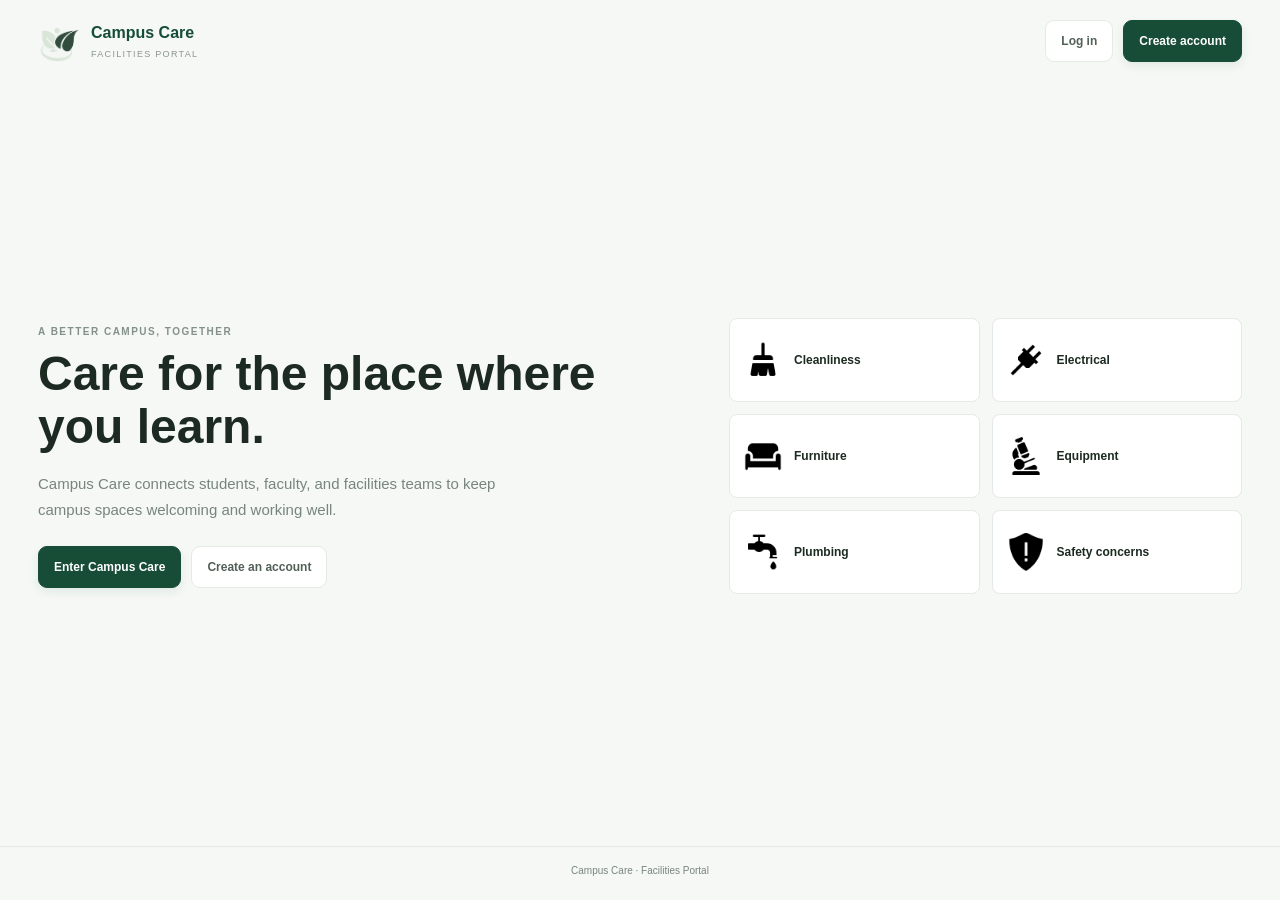
<file: CampusCare/index.html>
<!DOCTYPE html>
<html lang="en">
<head>
<meta charset="UTF-8">
<meta name="viewport" content="width=device-width, initial-scale=1.0">
<title>Campus Care | Facilities Portal</title>

<style>
:root {
  --green: #174d37;
  --green2: #286a49;
  --pale: #eaf4ed;
  --bg: #f5f8f5;
  --ink: #1c2a21;
  --muted: #78857c;
  --line: #e4ebe5;
  --amber: #a76a0a;
  --blue: #2d7185;
}

* { box-sizing: border-box; }

body {
  margin: 0;
  background: var(--bg);
  color: var(--ink);
  font: 14px/1.5 "Segoe UI", Arial, sans-serif;
}

button, input, select, textarea { font: inherit; }
button { cursor: pointer; }

body:not(.signed-in) .sidebar,
body:not(.signed-in) .main { display: none; }

.landing-screen {
  display: none;
  min-height: 100vh;
  flex-direction: column;
  background: var(--bg);
}

body:not(.signed-in):not(.auth-open) .landing-screen { display: flex; }

.landing-header {
  width: min(100%, 1300px);
  min-height: 82px;
  margin: 0 auto;
  padding: 14px 38px;
  display: flex;
  align-items: center;
  justify-content: space-between;
  gap: 20px;
}

.landing-brand {
  display: flex;
  align-items: center;
  gap: 10px;
}

.landing-brand strong {
  display: block;
  color: var(--green);
  font-size: 16px;
}

.landing-brand small {
  display: block;
  margin-top: 3px;
  color: #8a968d;
  font-size: 9px;
  letter-spacing: 1.3px;
}

.landing-header-actions,
.landing-actions {
  display: flex;
  align-items: center;
  gap: 10px;
}

.landing-content {
  width: min(100%, 1300px);
  flex: 1;
  margin: 0 auto;
  padding: 48px 38px 64px;
  display: grid;
  grid-template-columns: minmax(0, 1.1fr) minmax(320px, .9fr);
  align-items: center;
  gap: 64px;
}

.landing-copy h1 {
  max-width: 620px;
  margin: 0;
  color: var(--ink);
  font-size: 48px;
  line-height: 1.1;
}

.landing-copy > p:not(.eyebrow) {
  max-width: 480px;
  margin: 18px 0 24px;
  color: var(--muted);
  font-size: 15px;
  line-height: 1.7;
}

.landing-actions { flex-wrap: wrap; }

.landing-issue-grid {
  display: grid;
  grid-template-columns: repeat(2, minmax(0, 1fr));
  gap: 12px;
}

.landing-issue {
  min-height: 84px;
  display: flex;
  align-items: center;
  gap: 12px;
  padding: 14px;
  border: 1px solid var(--line);
  border-radius: 8px;
  background: white;
  color: var(--ink);
  font-size: 12px;
  font-weight: 700;
}

.landing-issue img {
  width: 38px;
  height: 38px;
  flex: 0 0 auto;
  object-fit: contain;
}

.landing-footer {
  min-height: 54px;
  padding: 16px 38px;
  border-top: 1px solid var(--line);
  color: var(--muted);
  font-size: 10px;
  text-align: center;
}

.login-screen {
  min-height: 100vh;
  display: none;
  align-items: center;
  justify-content: center;
  padding: 24px;
  background: var(--bg);
}

body.auth-open:not(.signed-in) .login-screen { display: flex; }

.login-panel {
  width: min(100%, 410px);
}

.login-panel.wide { width: min(100%, 620px); }

.account-switches,
.auth-mode-switch {
  display: grid;
  grid-template-columns: repeat(2, minmax(0, 1fr));
  gap: 5px;
  padding: 4px;
  border: 1px solid var(--line);
  border-radius: 9px;
  background: #f7faf7;
  margin-bottom: 12px;
}

.account-switches button,
.auth-mode-switch button {
  padding: 9px;
  border: 0;
  border-radius: 6px;
  background: transparent;
  color: #637168;
  font-size: 11px;
  font-weight: 700;
}

.account-switches button.active,
.auth-mode-switch button.active {
  background: white;
  color: var(--green);
  box-shadow: 0 1px 4px #173a2115;
}

.auth-mode-switch { margin-bottom: 20px; }

.auth-fields {
  display: grid;
  grid-template-columns: repeat(2, minmax(0, 1fr));
  gap: 0 12px;
}

.auth-fields .full { grid-column: 1 / -1; }

.auth-fieldset {
  border: 0;
  padding: 0;
  margin: 0;
}

.auth-fieldset[hidden],
.auth-registration[hidden],
.auth-login[hidden] { display: none; }

.auth-error {
  min-height: 18px;
  margin: 12px 0 0;
  color: #a34b27;
  font-size: 11px;
}

.profile-grid {
  display: grid;
  grid-template-columns: repeat(2, minmax(0, 1fr));
  gap: 14px;
}

.profile-field {
  border-bottom: 1px solid var(--line);
  padding: 12px 0;
  min-width: 0;
}

.profile-field span {
  display: block;
  color: var(--muted);
  font-size: 10px;
  margin-bottom: 4px;
}

.profile-field strong {
  display: block;
  overflow-wrap: anywhere;
  font-size: 12px;
}

.faculty-tools { margin-top: 16px; }

.logout-button {
  width: 100%;
  margin-top: 12px;
  padding: 8px 10px;
  text-align: left;
  border: 0;
  border-radius: 7px;
  background: transparent;
  color: #637168;
  font-size: 11px;
}

.logout-button:hover { background: var(--pale); color: var(--green); }

.login-brand {
  display: flex;
  justify-content: center;
  align-items: center;
  gap: 10px;
  margin-bottom: 24px;
}

.login-brand strong {
  display: block;
  color: var(--green);
  font-size: 16px;
}

.login-brand small {
  display: block;
  margin-top: 3px;
  color: #8a968d;
  font-size: 9px;
  letter-spacing: 1.3px;
}

.login-card {
  background: white;
  border: 1px solid var(--line);
  border-radius: 13px;
  padding: 30px;
  box-shadow: 0 12px 35px #173a2110;
}

.login-card h1 {
  margin: 0;
  font-size: 24px;
  line-height: 1.25;
}

.login-card > p {
  margin: 8px 0 22px;
  color: var(--muted);
  font-size: 12px;
}

.login-card label {
  display: block;
  margin: 16px 0 7px;
  font-size: 11px;
  font-weight: 700;
}

.login-card input,
.login-card select,
.login-card textarea {
  width: 100%;
  border: 1px solid #dfe6e0;
  border-radius: 8px;
  padding: 11px 12px;
  background: white;
  color: var(--ink);
  outline: none;
}

.login-card input:focus,
.login-card select:focus,
.login-card textarea:focus {
  border-color: #6d9b7c;
  box-shadow: 0 0 0 3px #eaf4ed;
}

.login-card .primary {
  width: 100%;
  margin-top: 22px;
}

.login-note {
  margin: 18px 0 0;
  text-align: center;
  color: var(--muted);
  font-size: 10px;
}

.auth-back {
  display: block;
  margin: -12px 0 12px;
}

.sidebar {
  position: fixed;
  inset: 0 auto 0 0;
  width: 245px;
  background: white;
  border-right: 1px solid var(--line);
  padding: 25px 17px;
  display: flex;
  flex-direction: column;
  z-index: 5;
}

.brand {
  display: flex;
  align-items: center;
  gap: 10px;
  padding: 0 5px 35px;
}

.logo {
  width: 43px;
  height: 43px;
  flex-shrink: 0;
}

.brand strong {
  display: block;
  font-size: 16px;
  letter-spacing: -.4px;
  color: var(--green);
}

.brand small {
  display: block;
  color: #8a968d;
  font-size: 9px;
  letter-spacing: 1.3px;
  margin-top: 3px;
}

.nav-label {
  padding: 0 12px 10px;
  color: #98a29a;
  font-size: 10px;
  font-weight: 700;
  letter-spacing: 1.4px;
}

nav { display: grid; gap: 5px; }

nav button {
  border: 0;
  background: transparent;
  text-align: left;
  color: #637168;
  padding: 12px;
  border-radius: 9px;
  font-weight: 600;
}

nav button:hover,
nav button.active {
  background: var(--pale);
  color: var(--green);
}

.nav-count {
  float: right;
  background: white;
  border-radius: 6px;
  padding: 1px 7px;
}

.sidebar-bottom { margin-top: auto; }

.help {
  border: 1px solid var(--line);
  background: #fafcf9;
  border-radius: 12px;
  padding: 14px;
  margin-bottom: 18px;
}

.help strong { font-size: 12px; }

.help p {
  font-size: 11px;
  color: var(--muted);
  line-height: 1.6;
}

.link-btn {
  border: 0;
  background: transparent;
  color: var(--green);
  font-size: 11px;
  font-weight: 700;
}

.user {
  border-top: 1px solid var(--line);
  padding: 16px 4px 0;
  display: flex;
  align-items: center;
  gap: 10px;
  font-size: 11px;
}

.avatar {
  width: 34px;
  height: 34px;
  border-radius: 50%;
  background: #dcebe0;
  color: var(--green);
  display: grid;
  place-items: center;
  font-weight: 700;
}

.user small {
  display: block;
  color: var(--muted);
  margin-top: 3px;
}

.main {
  margin-left: 245px;
  min-height: 100vh;
  display: flex;
  flex-direction: column;
}

.topbar {
  height: 66px;
  background: white;
  border-bottom: 1px solid var(--line);
  padding: 0 38px;
  display: flex;
  align-items: center;
  justify-content: space-between;
  color: var(--muted);
  font-size: 12px;
}

.topbar strong { color: var(--ink); }
.online { color: #477b56; }

.page {
  display: none;
  width: 100%;
  max-width: 1300px;
  padding: 34px 38px;
  margin: 0 auto;
  flex: 1;
}

.page.active {
  display: block;
  animation: appear .18s ease;
}

@keyframes appear {
  from { opacity: .6; transform: translateY(3px); }
  to { opacity: 1; transform: none; }
}

.eyebrow {
  font-size: 10px;
  letter-spacing: 1.5px;
  font-weight: 700;
  color: #849188;
  margin: 0 0 9px;
}

.heading {
  display: flex;
  align-items: center;
  justify-content: space-between;
  gap: 20px;
  margin-bottom: 25px;
}

.heading h1 {
  font-size: 28px;
  letter-spacing: -1px;
  line-height: 1.2;
  margin: 0;
}

.muted {
  font-size: 12px;
  color: var(--muted);
  line-height: 1.7;
  margin: 8px 0 0;
}

.primary, .secondary, .light-btn {
  border-radius: 9px;
  padding: 11px 15px;
  font-size: 12px;
  font-weight: 700;
  transition: .18s;
}

.primary {
  border: 1px solid var(--green);
  background: var(--green);
  color: white;
  box-shadow: 0 4px 10px #174d3716;
}

.primary:hover {
  background: #103b29;
  transform: translateY(-1px);
}

.secondary {
  border: 1px solid var(--line);
  background: white;
  color: #526057;
}

.banner {
  position: relative;
  overflow: hidden;
  border-radius: 16px;
  background: linear-gradient(110deg, #174d37, #2d7650);
  color: white;
  padding: 29px 31px;
  margin-bottom: 30px;
  min-height: 200px;
}

.banner::after {
  content: "✳";
  position: absolute;
  right: 8%;
  top: -38px;
  font-size: 200px;
  color: #ffffff12;
  pointer-events: none;
}

.banner .eyebrow { color: #c4e0cc; }

.banner h2 {
  font-size: 23px;
  letter-spacing: -.5px;
  margin: 13px 0 8px;
}

.banner p:not(.eyebrow) {
  color: #dfede3;
  font-size: 12px;
  max-width: 470px;
}

.light-btn {
  border: 0;
  background: white;
  color: var(--green);
  margin-top: 10px;
}

.section-row {
  display: flex;
  justify-content: space-between;
  align-items: center;
  margin: 26px 0 14px;
}

.section-title { font-size: 15px; margin: 0; }
.hint { font-size: 10px; color: var(--muted); }

.stats {
  display: grid;
  grid-template-columns: repeat(3, minmax(0, 1fr));
  gap: 14px;
  margin-bottom: 27px;
}

.card {
  background: white;
  border: 1px solid var(--line);
  border-radius: 13px;
  padding: 18px;
  box-shadow: 0 7px 25px #173a2110;
}

.stat-top {
  display: flex;
  justify-content: space-between;
  align-items: center;
}

.stat-icon {
  width: 34px;
  height: 34px;
  border-radius: 10px;
  display: grid;
  place-items: center;
  font-size: 18px;
}

.green { background: #e9f4eb; color: #31704b; }
.amber { background: #fff4df; color: #a76a0a; }
.blue { background: #e8f5f8; color: #2d7185; }

.stat-number {
  font-size: 29px;
  font-weight: 800;
  letter-spacing: -1px;
  margin: 13px 0 3px;
}

.stat-label { font-size: 12px; color: #657269; }

.stat-foot {
  border-top: 1px solid #f0f2f0;
  margin-top: 12px;
  padding-top: 10px;
  color: #879188;
  font-size: 10px;
}

.report-list { display: grid; gap: 9px; }

.report-row {
  display: flex;
  flex-wrap: wrap;
  align-items: center;
  gap: 12px;
  background: white;
  border: 1px solid var(--line);
  border-radius: 11px;
  padding: 13px 15px;
  min-width: 0;
}

.report-icon {
  width: 36px;
  height: 36px;
  flex: 0 0 auto;
  display: grid;
  place-items: center;
  background: #eff5f0;
  color: var(--green);
  border-radius: 10px;
  font-size: 18px;
}

.report-icon img {
  width: 24px;
  height: 24px;
  object-fit: contain;
}

.report-info { flex: 1; min-width: 0; }
.report-info strong { font-size: 12px; }

.report-info p {
  font-size: 10px;
  color: #89958c;
  margin: 4px 0 0;
  overflow-wrap: anywhere;
}

.report-actions {
  display: flex;
  flex: 0 0 auto;
  align-items: center;
  gap: 8px;
}

.report-actions .secondary {
  padding: 7px 10px;
  font-size: 10px;
}

.report-actions .status { margin-left: 0; }

.report-history {
  flex: 1 0 100%;
  border-top: 1px solid var(--line);
  margin-top: 3px;
  padding-top: 10px;
  min-width: 0;
}

.report-history summary {
  color: var(--green);
  cursor: pointer;
  font-size: 11px;
  font-weight: 700;
}

.report-history-body { padding-top: 12px; }

.report-detail-grid {
  display: grid;
  grid-template-columns: repeat(3, minmax(0, 1fr));
  gap: 10px 16px;
  margin: 0 0 14px;
}

.report-detail-grid div { min-width: 0; }
.report-detail-grid .full { grid-column: 1 / -1; }
.report-detail-grid dt { color: var(--muted); font-size: 10px; }
.report-detail-grid dd { margin: 3px 0 0; font-size: 11px; overflow-wrap: anywhere; }

.history-timeline { display: grid; gap: 0; }

.history-event {
  position: relative;
  border-left: 2px solid #dce9df;
  padding: 0 0 14px 14px;
  margin-left: 4px;
}

.history-event:last-child { border-left-color: transparent; padding-bottom: 0; }
.history-event strong { display: block; font-size: 11px; }
.history-event time, .history-event p { color: var(--muted); font-size: 10px; }
.history-event p { margin: 3px 0 0; }

.status {
  font-size: 9px;
  font-weight: 800;
  border-radius: 5px;
  padding: 5px 8px;
  white-space: nowrap;
  display: inline-block;
}

.pending { background: #eff1f0; color: #69756d; }
.inprogress { background: #fff4dc; color: #a76a0a; }
.resolved { background: #e9f5eb; color: #35744a; }
.dismissed { background: #fbece8; color: #9b4934; }

.note {
  background: #eff6ef;
  border-radius: 10px;
  padding: 13px 15px;
  margin-top: 18px;
  color: #42664b;
  font-size: 11px;
}

.form-layout {
  display: grid;
  grid-template-columns: minmax(0, 1.5fr) minmax(230px, .8fr);
  gap: 18px;
  align-items: start;
  margin-top: 24px;
}

.form-card h2, .tips h2 {
  font-size: 16px;
  margin: 0 0 5px;
}

.form-card label {
  display: block;
  font-size: 11px;
  font-weight: 700;
  margin: 18px 0 7px;
}

.form-card input,
.form-card select,
.form-card textarea,
.toolbar input,
.toolbar select,
.maintenance-search {
  width: 100%;
  border: 1px solid #dfe6e0;
  border-radius: 8px;
  padding: 11px 12px;
  background: white;
  color: var(--ink);
  outline: none;
}

.form-card textarea {
  resize: vertical;
  line-height: 1.6;
}

.form-card input:focus,
.form-card select:focus,
.form-card textarea:focus,
.toolbar input:focus,
.toolbar select:focus,
.maintenance-search:focus {
  border-color: #6d9b7c;
  box-shadow: 0 0 0 3px #eaf4ed;
}

.form-card input[type=file] {
  font-size: 11px;
  background: #fafcf9;
}

.form-actions {
  display: flex;
  justify-content: flex-end;
  gap: 9px;
  border-top: 1px solid var(--line);
  margin-top: 22px;
  padding-top: 18px;
}

.step {
  display: flex;
  gap: 10px;
  margin: 20px 0;
}

.step span {
  flex: 0 0 27px;
  height: 27px;
  border-radius: 50%;
  background: var(--pale);
  color: var(--green);
  display: grid;
  place-items: center;
  font-weight: 700;
  font-size: 11px;
}

.step strong { font-size: 11px; }

.step p {
  font-size: 10px;
  color: var(--muted);
  margin: 4px 0 0;
  line-height: 1.6;
}

.toolbar {
  display: flex;
  gap: 10px;
  margin-bottom: 15px;
}

.toolbar input { flex: 1; }
.toolbar select { width: auto; min-width: 140px; }

.maintenance-select {
  max-width: 135px;
  border: 1px solid var(--line);
  border-radius: 7px;
  padding: 7px;
  background: white;
  font-size: 10px;
  color: #526057;
}

.maintenance-stats { grid-template-columns: repeat(4, minmax(0, 1fr)); }

.maintenance-toolbar { margin: 0 0 15px; }

.maintenance-list { display: grid; gap: 10px; }

.maintenance-item {
  background: white;
  border: 1px solid var(--line);
  border-radius: 11px;
  padding: 16px;
}

.maintenance-item-top {
  display: flex;
  align-items: flex-start;
  justify-content: space-between;
  gap: 14px;
}

.maintenance-item h2 {
  margin: 0;
  font-size: 14px;
}

.maintenance-description {
  margin: 7px 0 12px;
  color: #657269;
  font-size: 11px;
  line-height: 1.6;
}

.maintenance-meta {
  display: flex;
  flex-wrap: wrap;
  gap: 7px 16px;
  color: var(--muted);
  font-size: 10px;
}

.maintenance-meta strong { color: #526057; }

.maintenance-status-line {
  display: flex;
  align-items: center;
  gap: 8px;
  margin-top: 13px;
  padding-top: 11px;
  border-top: 1px solid #f0f2f0;
  color: #657269;
  font-size: 10px;
}

.report-row.is-clickable { cursor: pointer; }
.report-row.is-clickable:hover { border-color: #a9c5ae; background: #fbfdfb; }
.report-row.is-clickable:focus-visible { outline: 3px solid #b7d3be; outline-offset: 2px; }
.maintenance-item.selected-report { border-color: #6d9b7c; box-shadow: 0 0 0 3px #eaf4ed; }

.maintenance-item-controls {
  display: flex;
  align-items: center;
  flex: 0 0 auto;
  gap: 8px;
}

.priority {
  border-radius: 6px;
  padding: 5px 8px;
  font-size: 9px;
  font-weight: 700;
  white-space: nowrap;
}

.priority-normal { background: #eff1f0; color: #69756d; }
.priority-high { background: #fff0e9; color: #a34b27; }

.empty {
  padding: 30px;
  text-align: center;
  color: var(--muted);
  font-size: 12px;
}

.footer {
  padding: 18px 38px;
  background: white;
  border-top: 1px solid var(--line);
  color: #929d94;
  font-size: 10px;
  display: flex;
  justify-content: space-between;
}

#toast {
  position: fixed;
  bottom: 22px;
  right: 22px;
  background: #173f2d;
  color: white;
  border-radius: 9px;
  padding: 13px 17px;
  font-size: 12px;
  opacity: 0;
  transform: translateY(8px);
  transition: .2s;
  pointer-events: none;
  z-index: 10;
}

#toast.show { opacity: 1; transform: translateY(0); }

@media (max-width: 1000px) {
  .sidebar { width: 210px; }
  .main { margin-left: 210px; }
  .page { padding: 28px 23px; }
  .topbar { padding: 0 23px; }
  .footer { padding: 18px 23px; }
  .form-layout { grid-template-columns: 1fr; }
  .login-panel.wide { width: min(100%, 620px); }
  .landing-content { gap: 36px; }
}

@media (max-width: 650px) {
  .sidebar {
    position: relative;
    width: 100%;
    height: auto;
    padding: 15px;
    border: 0;
    border-bottom: 1px solid var(--line);
  }

  .brand { padding: 0; }
  .nav-label, .sidebar-bottom { display: none; }

  .nav {
    display: flex;
    overflow-x: auto;
    margin-top: 14px;
  }

  .nav button {
    white-space: nowrap;
    font-size: 11px;
    padding: 10px;
  }

  .main { margin-left: 0; }

  .landing-header { min-height: 70px; padding: 12px 15px; }
  .landing-header-actions .secondary { display: none; }
  .landing-content { grid-template-columns: 1fr; gap: 32px; padding: 42px 15px; }
  .landing-copy h1 { font-size: 36px; }
  .landing-copy > p:not(.eyebrow) { font-size: 13px; }
  .landing-issue-grid { gap: 9px; }
  .landing-issue { min-height: 72px; padding: 10px; gap: 8px; font-size: 11px; }
  .landing-issue img { width: 32px; height: 32px; }
  .landing-footer { padding: 15px; }

  .topbar {
    height: 52px;
    padding: 0 15px;
    font-size: 10px;
  }

  .page { padding: 24px 15px; }

  .heading {
    align-items: flex-start;
    flex-direction: column;
  }

  .heading h1 { font-size: 24px; }
  .heading > .primary { width: 100%; }

  .banner {
    padding: 23px;
    min-height: 205px;
  }

  .banner h2 {
    font-size: 20px;
    max-width: 270px;
  }

  .stats {
    grid-template-columns: repeat(2, minmax(0, 1fr));
    gap: 9px;
  }

  .maintenance-stats { grid-template-columns: repeat(2, minmax(0, 1fr)); }

  .stats:not(.maintenance-stats) .card:last-child { grid-column: 1 / -1; }
  .card { padding: 14px; }

  .report-row {
    gap: 9px;
    padding: 11px;
    flex-wrap: wrap;
  }

  .report-info { flex: 1 1 60%; }
  .toolbar { flex-direction: column; }
  .toolbar select { width: 100%; }

  .maintenance-item-top { flex-direction: column; }
  .maintenance-item-controls { width: 100%; justify-content: space-between; }
  .maintenance-select { flex: 1; }
  .auth-fields, .profile-grid { grid-template-columns: 1fr; }
  .auth-fields .full { grid-column: auto; }
  .report-detail-grid { grid-template-columns: repeat(2, minmax(0, 1fr)); }

  .footer {
    padding: 15px;
    gap: 10px;
  }

  .footer span:last-child { text-align: right; }
}
</style>
</head>

<body>

<section class="landing-screen" aria-labelledby="landingTitle">
  <header class="landing-header">
    <div class="landing-brand">
      <img class="logo" src="misc/logo_pngvariant.png" alt="">
      <div>
        <strong>Campus Care</strong>
        <small>FACILITIES PORTAL</small>
      </div>
    </div>
    <div class="landing-header-actions">
      <button class="secondary" type="button" data-auth-entry="login">Log in</button>
      <button class="primary" type="button" data-auth-entry="register">Create account</button>
    </div>
  </header>

  <main class="landing-content">
    <div class="landing-copy">
      <p class="eyebrow">A BETTER CAMPUS, TOGETHER</p>
      <h1 id="landingTitle">Care for the place where you learn.</h1>
      <p>Campus Care connects students, faculty, and facilities teams to keep campus spaces welcoming and working well.</p>
      <div class="landing-actions">
        <button class="primary" type="button" data-auth-entry="login">Enter Campus Care</button>
        <button class="secondary" type="button" data-auth-entry="register">Create an account</button>
      </div>
    </div>

    <div class="landing-issue-grid" aria-label="Campus facilities categories">
      <div class="landing-issue"><img src="misc/report_cleanliness.png" alt="">Cleanliness</div>
      <div class="landing-issue"><img src="misc/report_electrical.png" alt="">Electrical</div>
      <div class="landing-issue"><img src="misc/report_furniture.png" alt="">Furniture</div>
      <div class="landing-issue"><img src="misc/report_equipment.png" alt="">Equipment</div>
      <div class="landing-issue"><img src="misc/report_plumbing.png" alt="">Plumbing</div>
      <div class="landing-issue"><img src="misc/report_safetyconcern.png" alt="">Safety concerns</div>
    </div>
  </main>

  <footer class="landing-footer">Campus Care · Facilities Portal</footer>
</section>

<section class="login-screen" aria-labelledby="loginTitle">
  <div class="login-panel wide">
    <div class="login-brand">
      <img class="logo" src="misc/logo_pngvariant.png" alt="">
      <div>
        <strong class="brand-name">Campus Care</strong>
        <small class="brand-caption">FACILITIES PORTAL</small>
      </div>
    </div>
    <button class="link-btn auth-back" type="button" data-auth-close>← Back to home</button>

    <form class="login-card" id="accountForm">
      <div class="account-switches" aria-label="Account type">
        <button type="button" class="active" data-account-role="student" aria-pressed="true">Student</button>
        <button type="button" data-account-role="faculty" aria-pressed="false">Faculty</button>
      </div>

      <div class="auth-mode-switch" aria-label="Account action">
        <button type="button" class="active" data-auth-mode="login" aria-pressed="true">Log in</button>
        <button type="button" data-auth-mode="register" aria-pressed="false">Register</button>
      </div>

      <div class="auth-login" id="loginFields">
        <p class="eyebrow">WELCOME BACK</p>
        <h1 id="loginTitle">Student sign in</h1>
        <p>Use your username or institutional email.</p>
        <label for="loginIdentifier">Username or institutional email</label>
        <input id="loginIdentifier" name="loginIdentifier" autocomplete="username"
          placeholder="Username or email" required>
        <label for="loginPassword">Password</label>
        <input id="loginPassword" name="loginPassword" type="password"
          autocomplete="current-password" placeholder="Enter your password" required>
      </div>

      <div class="auth-registration" id="registrationFields" hidden>
        <p class="eyebrow">CREATE YOUR ACCOUNT</p>
        <h1 id="registerTitle">Student registration</h1>
        <p>Use your institutional details to set up your profile.</p>
        <div class="auth-fields">
          <div>
            <label for="registerName">Full name *</label>
            <input id="registerName" name="fullName" autocomplete="name" required disabled>
          </div>
          <div>
            <label for="registerUsername">Username *</label>
            <input id="registerUsername" name="username" autocomplete="nickname" minlength="3" maxlength="32" required disabled>
          </div>
          <div class="full">
            <label for="registerEmail">Institutional email *</label>
            <input id="registerEmail" name="email" type="email" autocomplete="email" placeholder="you@campus.edu" required disabled>
          </div>
          <div class="full">
            <label for="registerPassword">Password *</label>
            <input id="registerPassword" name="password" type="password" autocomplete="new-password" minlength="8" required disabled>
          </div>
          <fieldset class="auth-fieldset full" data-role-fields="student" disabled>
            <div class="auth-fields">
              <div>
                <label for="studentId">Student ID *</label>
                <input id="studentId" name="studentId" required disabled>
              </div>
              <div>
                <label for="studentCourse">Course / program *</label>
                <input id="studentCourse" name="course" required disabled>
              </div>
              <div>
                <label for="studentYear">Year level *</label>
                <select id="studentYear" name="yearLevel" required disabled>
                  <option value="">Select year</option>
                  <option>1st Year</option><option>2nd Year</option>
                  <option>3rd Year</option><option>4th Year</option>
                  <option>5th Year or above</option>
                </select>
              </div>
              <div>
                <label for="studentPhone">Phone (optional)</label>
                <input id="studentPhone" name="phone" type="tel" autocomplete="tel" disabled>
              </div>
            </div>
          </fieldset>
          <fieldset class="auth-fieldset full" data-role-fields="faculty" disabled hidden>
            <div class="auth-fields">
              <div>
                <label for="facultyId">Faculty / employee ID *</label>
                <input id="facultyId" name="facultyId" required disabled>
              </div>
              <div>
                <label for="facultyDepartment">Department *</label>
                <input id="facultyDepartment" name="department" required disabled>
              </div>
              <div>
                <label for="facultyTitle">Position / title *</label>
                <input id="facultyTitle" name="position" required disabled>
              </div>
              <div>
                <label for="facultyOffice">Office / room</label>
                <input id="facultyOffice" name="office" disabled>
              </div>
              <div class="full">
                <label for="facultyPhone">Work phone</label>
                <input id="facultyPhone" name="phone" type="tel" autocomplete="tel" disabled>
              </div>
              <div class="full">
                <label for="facultyBio">Professional bio / service notes</label>
                <textarea id="facultyBio" name="bio" rows="3" maxlength="500" disabled></textarea>
              </div>
            </div>
          </fieldset>
        </div>
      </div>

      <p class="auth-error" id="authError" role="alert" aria-live="polite"></p>
      <button class="primary" id="accountSubmit" type="submit">Log in as Student</button>
      <p class="login-note">Prototype accounts are stored in this browser only. Institutional identity is not verified.</p>
    </form>
  </div>
</section>

<aside class="sidebar">
  <div class="brand">
        <img class="logo" src="misc/logo_pngvariant.png" alt="Campus Care logo">

    <div>
      <strong>Campus Care</strong>
      <small>FACILITIES PORTAL</small>
    </div>
  </div>

  <div class="nav-label">WORKSPACE</div>

  <nav>
    <button class="active" data-page="home">⌂ &nbsp; Overview</button>
    <button data-page="report">＋ &nbsp; Report an Issue</button>
    <button data-page="reports">▤ &nbsp; All Reports <span class="nav-count" id="navCount">3</span></button>
    <button data-page="history">◷ &nbsp; Report History</button>
    <button data-page="maintenance">▦ &nbsp; Maintenance</button>
    <button data-page="profile">◉ &nbsp; My Profile</button>
  </nav>

  <div class="sidebar-bottom">
    <div class="help">
      <strong>Need help?</strong>
      <p>Let our campus team know if you need assistance.</p>
      <button class="link-btn" data-page="report">Contact facilities ↗</button>
    </div>

    <div class="user">
      <div class="avatar">JS</div>
      <div>
        <strong id="sidebarUsername">Campus user</strong>
        <small id="sidebarRole">Account</small>
      </div>
    </div>
    <button class="logout-button" id="logoutButton" type="button">↪ &nbsp; Log out</button>
  </div>
</aside>

<main class="main">
  <header class="topbar">
    <span>Campus / <strong id="breadcrumb">Overview</strong></span>
    <span class="online" id="accountIndicator">● Campus services online</span>
  </header>

  <!-- OVERVIEW -->
  <section class="page active" id="home">
    <div class="heading">
      <div>
        <p class="eyebrow">CAMPUS FACILITIES</p>
        <h1>Good afternoon, Jamie ✦</h1>
        <p class="muted">A better campus starts with the little things. How can we help today?</p>
      </div>
      <button class="primary" data-page="report">＋ Report an Issue</button>
    </div>

    <div class="banner">
      <p class="eyebrow">YOUR CAMPUS, WELL CARED FOR</p>
      <h2>See something that needs attention?</h2>
      <p>Help keep your campus clean, safe, and comfortable for everyone.</p>
      <button class="light-btn" data-page="report">Create a report →</button>
    </div>

    <div class="section-row">
      <h2 class="section-title">Your reports at a glance</h2>
      <button class="link-btn" data-page="reports">View all reports →</button>
    </div>

    <div class="stats">
      <article class="card">
        <div class="stat-top">
          <span class="stat-icon green">▤</span>
          <span class="hint">This semester</span>
        </div>
        <div class="stat-number" id="totalCount">3</div>
        <div class="stat-label">Total reports</div>
        <div class="stat-foot">Submitted by you</div>
      </article>

      <article class="card">
        <div class="stat-top">
          <span class="stat-icon amber">◷</span>
          <span class="hint">In progress</span>
        </div>
        <div class="stat-number" id="progressCount">1</div>
        <div class="stat-label">Being worked on</div>
        <div class="stat-foot">Our team is on it</div>
      </article>

      <article class="card">
        <div class="stat-top">
          <span class="stat-icon blue">✓</span>
          <span class="hint">Completed</span>
        </div>
        <div class="stat-number" id="resolvedCount">1</div>
        <div class="stat-label">Resolved reports</div>
        <div class="stat-foot">Thanks for letting us know</div>
      </article>
    </div>

    <div class="section-row">
      <h2 class="section-title">Recent reports</h2>
      <span class="hint">Updated just now ↻</span>
    </div>

    <div id="recentReports" class="report-list"></div>

    <div class="note">
      ✳ &nbsp; <strong>Small reports make a big difference.</strong>
      Thank you for helping us care for our campus.
    </div>
  </section>

  <!-- REPORT FORM -->
  <section class="page" id="report">
    <div class="heading">
      <div>
        <p class="eyebrow">CAMPUS FACILITIES</p>
        <h1>Report an Issue</h1>
        <p class="muted">Tell us what needs attention and our team will take it from there.</p>
      </div>
      <span class="hint">♧ Campus facilities reporting</span>
    </div>

    <div class="form-layout">
      <form class="card form-card" id="reportForm">
        <h2>Issue details</h2>
        <p class="muted">Give us a few details so we can help.</p>

        <label for="location">Location *</label>
        <input
          type="text"
          id="location"
          placeholder="e.g., Room 201, 2nd Floor, Library"
          maxlength="100"
          required
        >

        <label for="category">Issue category *</label>
        <select id="category" required>
          <option value="">Choose a category</option>
          <option>Cleanliness</option>
          <option>Electrical</option>
          <option>Plumbing</option>
          <option>Furniture</option>
          <option>Equipment</option>
          <option>Safety concern</option>
          <option>Other</option>
        </select>

        <label for="description">Description *</label>
        <textarea id="description" rows="5" minlength="8"
          maxlength="1000" required
          placeholder="Describe the issue and where it can be found..."></textarea>
        <p class="hint">Include helpful details so the team can locate the issue.</p>

        <label for="photo">Upload a photo (optional)</label>
        <input id="photo" type="file" accept="image/png,image/jpeg,image/webp">
        <p class="hint">PNG, JPG or WEBP · Maximum 5 MB</p>

        <div class="form-actions">
          <button type="button" class="secondary" data-page="home">Cancel</button>
          <button class="primary" type="submit">↗ Submit Report</button>
        </div>
      </form>

      <aside class="card tips">
        <h2>What happens next?</h2>

        <div class="step">
          <span>1</span>
          <div>
            <strong>We receive your report</strong>
            <p>Your issue is added to the campus queue.</p>
          </div>
        </div>

        <div class="step">
          <span>2</span>
          <div>
            <strong>Our team reviews it</strong>
            <p>Facilities staff assess the issue and priority.</p>
          </div>
        </div>

        <div class="step">
          <span>3</span>
          <div>
            <strong>You see the progress</strong>
            <p>Check the Reports page for status updates.</p>
          </div>
        </div>
      </aside>
    </div>
  </section>

  <!-- ALL REPORTS -->
  <section class="page" id="reports">
    <div class="heading">
      <div>
        <p class="eyebrow">YOUR ACTIVITY</p>
        <h1>All Reports</h1>
        <p class="muted">A complete view of reported campus issues.</p>
      </div>
      <button class="primary" data-page="report">＋ New Report</button>
    </div>

    <div class="card">
      <div class="toolbar">
        <input id="search" type="search" placeholder="Search reports..." aria-label="Search reports">
        <select id="filter" aria-label="Filter status">
          <option value="All">All statuses</option>
          <option value="Pending">Pending</option>
          <option value="In Progress">In Progress</option>
          <option value="Resolved">Resolved</option>
          <option value="Dismissed">Dismissed</option>
        </select>
      </div>

      <div id="allReports" class="report-list"></div>
    </div>
  </section>

  <section class="page" id="history">
    <div class="heading">
      <div>
        <p class="eyebrow">REPORT RECORDS</p>
        <h1>Report History</h1>
        <p class="muted">Review submission details, status updates, and completion dates.</p>
      </div>
    </div>
    <div class="card">
      <div class="toolbar">
        <input id="historySearch" type="search" placeholder="Search report history..." aria-label="Search report history">
      </div>
      <div id="historyReports" class="report-list"></div>
    </div>
  </section>

  <!-- MAINTENANCE -->
  <section class="page" id="maintenance">
    <div class="heading">
      <div>
        <p class="eyebrow">FACILITIES TEAM</p>
        <h1>Maintenance Dashboard</h1>
        <p class="muted">Monitor campus issues and update their progress.</p>
      </div>
      <span class="hint">● Live overview</span>
    </div>

    <div class="stats maintenance-stats">
      <article class="card">
        <span class="stat-icon green">▤</span>
        <div class="stat-number" id="mTotal">3</div>
        <div class="stat-label">Total reports</div>
      </article>
      <article class="card">
        <span class="stat-icon amber">◷</span>
        <div class="stat-number" id="mPending">1</div>
        <div class="stat-label">Awaiting review</div>
      </article>
      <article class="card">
        <span class="stat-icon amber">↻</span>
        <div class="stat-number" id="mProgress">1</div>
        <div class="stat-label">In progress</div>
      </article>
      <article class="card">
        <span class="stat-icon blue">✓</span>
        <div class="stat-number" id="mResolved">1</div>
        <div class="stat-label">Resolved</div>
      </article>
    </div>

    <div class="toolbar maintenance-toolbar">
      <input class="maintenance-search" id="maintenanceSearch"
        type="search" placeholder="Search issue, location or team..."
        aria-label="Search maintenance reports">
      <select id="maintenanceFilter" aria-label="Filter maintenance status">
        <option value="All">All statuses</option>
        <option value="Pending">Awaiting review</option>
        <option value="In Progress">In progress</option>
        <option value="Resolved">Resolved</option>
        <option value="Dismissed">Dismissed</option>
      </select>
    </div>

    <div id="maintenanceReports" class="maintenance-list"></div>

    <p class="hint">Status updates and assignments are sample data stored in this browser session.</p>
  </section>

  <section class="page" id="profile">
    <div class="heading">
      <div>
        <p class="eyebrow">ACCOUNT DETAILS</p>
        <h1>My Profile</h1>
        <p class="muted">Your account and institutional details.</p>
      </div>
      <span class="hint" id="profileRoleBadge"></span>
    </div>
    <div id="profileContent"></div>
  </section>

  <footer class="footer">
    <span>© 2026 Campus Care</span>
    <span>Made for a cleaner, safer campus ✳</span>
  </footer>
</main>

<div id="toast" role="status" aria-live="polite"></div>

<script>
function sampleTimestamp(daysAgo, hours, minutes) {
  const date = new Date();
  date.setDate(date.getDate() - daysAgo);
  date.setHours(hours, minutes, 0, 0);
  return date.toISOString();
}

const sampleReports = [
  {
    id: 1,
    title: "Trash on the floor",
    location: "Main Building",
    category: "Cleanliness",
    description: "Loose trash was reported along the east entrance walkway and needs collection.",
    team: "Custodial Services",
    priority: "Normal",
    status: "In Progress",
    date: sampleTimestamp(0, 10, 24),
    updated: sampleTimestamp(0, 10, 24)
  },
  {
    id: 2,
    title: "Overflowing trash bins",
    location: "Canteen",
    category: "Cleanliness",
    description: "The bins beside the dining area are full and need to be emptied.",
    team: "Custodial Services",
    priority: "Normal",
    status: "Pending",
    date: sampleTimestamp(0, 9, 12),
    updated: sampleTimestamp(0, 9, 12)
  },
  {
    id: 3,
    title: "Dirty tables",
    location: "Library",
    category: "Cleanliness",
    description: "Several study tables on the first floor need wiping before the next use.",
    team: "Custodial Services",
    priority: "Normal",
    status: "Resolved",
    date: sampleTimestamp(1, 16, 32),
    updated: sampleTimestamp(1, 16, 32)
  }
];

const categoryIcons = {
  Cleanliness: "misc/report_cleanliness.png",
  Electrical: "misc/report_electrical.png",
  Equipment: "misc/report_equipment.png",
  Furniture: "misc/report_furniture.png",
  Plumbing: "misc/report_plumbing.png",
  "Safety concern": "misc/report_safetyconcern.png"
};

const $ = id => document.getElementById(id);
const accountsStorageKey = "campusCareAccounts";
const activeAccountStorageKey = "campusCareActiveAccount";
const reportsStorageKey = "campusCareReports";
let activeAccount = null;
let selectedReportId = null;

function loadReports() {
  let storedReports = null;
  try {
    storedReports = JSON.parse(localStorage.getItem(reportsStorageKey) || "null");
  } catch {
    storedReports = null;
  }

  const savedReports = Array.isArray(storedReports) ? storedReports : sampleReports;
  savedReports.forEach(prepareReportHistory);
  return savedReports;
}

const reports = loadReports();

function getAccounts() {
  try {
    return JSON.parse(localStorage.getItem(accountsStorageKey) || "[]");
  } catch {
    return [];
  }
}

function saveAccounts(accounts) {
  localStorage.setItem(accountsStorageKey, JSON.stringify(accounts));
}

async function hashPassword(password, salt) {
  const key = await crypto.subtle.importKey(
    "raw",
    new TextEncoder().encode(password),
    "PBKDF2",
    false,
    ["deriveBits"]
  );
  const bits = await crypto.subtle.deriveBits({
    name: "PBKDF2",
    salt: Uint8Array.from(atob(salt), char => char.charCodeAt(0)),
    iterations: 120000,
    hash: "SHA-256"
  }, key, 256);

  return Array.from(new Uint8Array(bits), byte => byte.toString(16).padStart(2, "0")).join("");
}

function createSalt() {
  const bytes = crypto.getRandomValues(new Uint8Array(16));
  return btoa(String.fromCharCode(...bytes));
}

function escapeHTML(value) {
  return String(value).replace(/[&<>"']/g, char => ({
    "&": "&amp;",
    "<": "&lt;",
    ">": "&gt;",
    '"': "&quot;",
    "'": "&#39;"
  })[char]);
}

function statusClass(status) {
  if (status === "Resolved") return "resolved";
  if (status === "Dismissed") return "dismissed";
  if (status === "In Progress") return "inprogress";
  return "pending";
}

function statusDescription(status) {
  const descriptions = {
    Pending: "Awaiting facilities review and assignment.",
    "In Progress": "The assigned team is working on this issue.",
    Resolved: "Work is marked complete and the report is closed.",
    Dismissed: "Facilities reviewed this report and closed it without further work."
  };

  return descriptions[status] || "Status update pending.";
}

function formatDateTime(value) {
  if (!value) return "Not recorded";
  const date = new Date(value);
  if (Number.isNaN(date.getTime())) return String(value);

  return new Intl.DateTimeFormat(undefined, {
    dateStyle: "medium",
    timeStyle: "short"
  }).format(date);
}

function normalizeLegacyTimestamp(value) {
  const match = String(value || "").match(/^(Today|Yesterday), (\d{1,2}):(\d{2}) (AM|PM)$/);
  if (!match) return value;

  const date = new Date();
  if (match[1] === "Yesterday") date.setDate(date.getDate() - 1);
  const hour = Number(match[2]) % 12 + (match[4] === "PM" ? 12 : 0);
  date.setHours(hour, Number(match[3]), 0, 0);
  return date.toISOString();
}

function saveReports() {
  localStorage.setItem(reportsStorageKey, JSON.stringify(reports));
}

function reportActor() {
  return activeAccount?.profile.fullName || activeAccount?.username || "Facilities team";
}

function prepareReportHistory(report) {
  const submittedAt = normalizeLegacyTimestamp(report.submittedAt || report.date) || new Date().toISOString();
  const updatedAt = normalizeLegacyTimestamp(report.updatedAt || report.updated) || submittedAt;
  report.submittedAt = submittedAt;
  report.updatedAt = updatedAt;
  report.dismissedBy = Array.isArray(report.dismissedBy) ? report.dismissedBy : [];

  if (!Array.isArray(report.history)) {
    report.history = [{
      type: "submitted",
      label: "Report submitted",
      detail: "Report added to the campus facilities queue.",
      actor: "Reporter",
      at: submittedAt
    }];

    if (report.status !== "Pending") {
      report.history.push({
        type: "status",
        label: `Status recorded as ${report.status}`,
        detail: statusDescription(report.status),
        actor: "Facilities team",
        at: updatedAt
      });
    }
  }

  report.history.forEach(event => {
    event.at = normalizeLegacyTimestamp(event.at) || event.at;
  });
  if (report.resolvedAt) {
    report.resolvedAt = normalizeLegacyTimestamp(report.resolvedAt);
  }
  if (report.dismissedAt) {
    report.dismissedAt = normalizeLegacyTimestamp(report.dismissedAt);
  }
  if (report.status === "Resolved" && !report.resolvedAt) {
    report.resolvedAt = updatedAt;
  }
  if (report.status === "Dismissed" && !report.dismissedAt) {
    report.dismissedAt = updatedAt;
  }
}

function updateReportStatus(report, status) {
  const timestamp = new Date().toISOString();
  report.status = status;
  report.updatedAt = timestamp;
  report.updated = timestamp;
  if (status === "Resolved") report.resolvedAt = timestamp;
  if (status === "Dismissed") report.dismissedAt = timestamp;
  report.history.push({
    type: "status",
    label: `Status changed to ${status}`,
    detail: statusDescription(status),
    actor: reportActor(),
    at: timestamp
  });
  saveReports();
}

function reportHistoryDetails(report) {
  const events = [...(report.history || [])].sort((left, right) => {
    const leftTime = new Date(left.at).getTime();
    const rightTime = new Date(right.at).getTime();
    return (Number.isNaN(leftTime) ? 0 : leftTime) -
      (Number.isNaN(rightTime) ? 0 : rightTime);
  });

  return `
    <details class="report-history">
      <summary>Full details and update history</summary>
      <div class="report-history-body">
        <dl class="report-detail-grid">
          <div><dt>Location</dt><dd>${escapeHTML(report.location)}</dd></div>
          <div><dt>Category</dt><dd>${escapeHTML(report.category)}</dd></div>
          <div><dt>Assigned team</dt><dd>${escapeHTML(report.team || teamForCategory(report.category))}</dd></div>
          <div><dt>Priority</dt><dd>${escapeHTML(report.priority || "Normal")}</dd></div>
          <div><dt>Submitted</dt><dd>${escapeHTML(formatDateTime(report.submittedAt))}</dd></div>
          <div><dt>Last updated</dt><dd>${escapeHTML(formatDateTime(report.updatedAt))}</dd></div>
          <div><dt>Resolved / completed</dt><dd>${escapeHTML(formatDateTime(report.resolvedAt))}</dd></div>
          <div><dt>Dismissed by facilities</dt><dd>${escapeHTML(formatDateTime(report.dismissedAt))}</dd></div>
          <div class="full"><dt>Description</dt><dd>${escapeHTML(report.description || report.title)}</dd></div>
        </dl>
        <div class="history-timeline" aria-label="Report update history">
          ${events.map(item => `
            <div class="history-event">
              <strong>${escapeHTML(item.label)}</strong>
              <time datetime="${escapeHTML(item.at)}">${escapeHTML(formatDateTime(item.at))}</time>
              <p>${escapeHTML(item.detail)} · ${escapeHTML(item.actor)}</p>
            </div>
          `).join("")}
        </div>
      </div>
    </details>
  `;
}

function teamForCategory(category) {
  const teams = {
    Cleanliness: "Custodial Services",
    Electrical: "Electrical Services",
    Plumbing: "Plumbing Services",
    Furniture: "Campus Maintenance",
    Equipment: "Campus Maintenance",
    "Safety concern": "Campus Safety",
    Other: "Facilities Team"
  };

  return teams[category] || "Facilities Team";
}

function maintenanceCard(report) {
  const priorityClass = report.priority === "High" ? "priority-high" : "priority-normal";
  const canManage = activeAccount?.role === "faculty";
  const selected = report.id === selectedReportId ? " selected-report" : "";

  return `
    <article class="maintenance-item${selected}" data-report-id="${report.id}">
      <div class="maintenance-item-top">
        <div>
          <h2>${escapeHTML(report.title)}</h2>
          <p class="maintenance-description">${escapeHTML(report.description || report.title)}</p>
          <div class="maintenance-meta">
            <span>⌖ <strong>${escapeHTML(report.location)}</strong></span>
            <span>Category: <strong>${escapeHTML(report.category)}</strong></span>
            <span>Assigned team: <strong>${escapeHTML(report.team || teamForCategory(report.category))}</strong></span>
            <span>Submitted: <strong>${escapeHTML(formatDateTime(report.submittedAt))}</strong></span>
            <span>Updated: <strong>${escapeHTML(formatDateTime(report.updatedAt))}</strong></span>
            ${report.resolvedAt ? `<span>Completed: <strong>${escapeHTML(formatDateTime(report.resolvedAt))}</strong></span>` : ""}
          </div>
        </div>
        <div class="maintenance-item-controls">
          <span class="priority ${priorityClass}">${escapeHTML(report.priority || "Normal")} priority</span>
          ${canManage
            ? `<select class="maintenance-select" data-id="${report.id}"
                 aria-label="Update status for ${escapeHTML(report.title)}">
                 ${["Pending", "In Progress", "Resolved", "Dismissed"].map(status => `
                   <option value="${status}" ${report.status === status ? "selected" : ""}>
                     ${status === "Pending" ? "Awaiting review" : status}
                   </option>
                 `).join("")}
               </select>`
            : `<span class="status ${statusClass(report.status)}">${escapeHTML(report.status === "Pending" ? "Awaiting review" : report.status)}</span>`}
        </div>
      </div>
      <div class="maintenance-status-line">
        <span class="status ${statusClass(report.status)}">${escapeHTML(report.status === "Pending" ? "Awaiting review" : report.status)}</span>
        <span>${escapeHTML(statusDescription(report.status))}</span>
      </div>
      ${reportHistoryDetails(report)}
    </article>
  `;
}

function reportCard(report, clickable = false) {
  const isStudent = activeAccount?.role === "student";
  const canDismiss = isStudent && ["Resolved", "Dismissed"].includes(report.status) &&
    !report.dismissedBy?.includes(activeAccount.id);

  return `
    <article class="report-row">
      <div class="report-icon">${categoryIcons[report.category]
        ? `<img src="${categoryIcons[report.category]}" alt="">`
        : "⌖"}</div>

      <div class="report-info">
        <strong>${escapeHTML(report.title)}</strong>
        <p>
          ⌖ ${escapeHTML(report.location)} ·
          ${escapeHTML(report.category)} ·
          Submitted ${escapeHTML(formatDateTime(report.submittedAt))}
        </p>
      </div>

      <div class="report-actions">
        ${clickable ? `<button class="secondary" type="button" data-open-maintenance="true" data-report-id="${report.id}">View in Maintenance</button>` : ""}
        <span class="status ${statusClass(report.status)}">
          ${escapeHTML(report.status === "Pending" ? "Awaiting review" : report.status)}
        </span>
        ${canDismiss ? `<button class="secondary" type="button" data-dismiss-report="${report.id}">Hide from my reports</button>` : ""}
      </div>
      ${reportHistoryDetails(report)}
    </article>
  `;
}

function showToast(message) {
  const toast = $("toast");
  toast.textContent = message;
  toast.classList.add("show");

  clearTimeout(showToast.timer);
  showToast.timer = setTimeout(() => {
    toast.classList.remove("show");
  }, 2800);
}

function currentRole() {
  return document.querySelector("[data-account-role].active")?.dataset.accountRole || "student";
}

function setAuthMode(mode) {
  const isRegistering = mode === "register";
  const role = currentRole();
  const loginFields = $("loginFields");
  const registrationFields = $("registrationFields");

  loginFields.hidden = isRegistering;
  registrationFields.hidden = !isRegistering;
  loginFields.querySelectorAll("input").forEach(input => {
    input.disabled = isRegistering;
    input.required = !isRegistering;
  });
  registrationFields.querySelectorAll("input, select, textarea").forEach(input => {
    input.disabled = !isRegistering ||
      (input.closest("[data-role-fields]") && input.closest("[data-role-fields]").dataset.roleFields !== role);
  });
  registrationFields.querySelectorAll("[data-role-fields]").forEach(fieldset => {
    const isCurrentRole = fieldset.dataset.roleFields === role;
    fieldset.hidden = !isCurrentRole;
    fieldset.disabled = !isRegistering || !isCurrentRole;
  });
  document.querySelectorAll("[data-auth-mode]").forEach(button => {
    const selected = button.dataset.authMode === mode;
    button.classList.toggle("active", selected);
    button.setAttribute("aria-pressed", String(selected));
  });

  $("loginTitle").textContent = `${role === "student" ? "Student" : "Faculty"} sign in`;
  $("registerTitle").textContent = `${role === "student" ? "Student" : "Faculty"} registration`;
  $("accountSubmit").textContent = isRegistering ? "Create account" : `Log in as ${role === "student" ? "Student" : "Faculty"}`;
  $("authError").textContent = "";
  document.querySelector(".login-panel").classList.toggle("wide", isRegistering);
}

function renderProfile() {
  if (!activeAccount) return;

  const { role, username, email, profile } = activeAccount;
  const isFaculty = role === "faculty";
  const items = isFaculty
    ? [
        ["Full name", profile.fullName],
        ["Username", username],
        ["Institutional email", email],
        ["Faculty / employee ID", profile.facultyId],
        ["Department", profile.department],
        ["Position / title", profile.position],
        ["Office / room", profile.office],
        ["Work phone", profile.phone],
        ["Professional bio / service notes", profile.bio]
      ]
    : [
        ["Full name", profile.fullName],
        ["Username", username],
        ["Institutional email", email],
        ["Student ID", profile.studentId],
        ["Course / program", profile.course],
        ["Year level", profile.yearLevel],
        ["Phone", profile.phone]
      ];

  $("profileRoleBadge").textContent = isFaculty ? "Faculty account" : "Student account";
  $("profileContent").innerHTML = `
    <section class="card">
      <h2 class="section-title">${isFaculty ? "Faculty information" : "Student information"}</h2>
      <div class="profile-grid">
        ${items.map(([label, value]) => `
          <div class="profile-field">
            <span>${escapeHTML(label)}</span>
            <strong>${escapeHTML(value || "Not provided")}</strong>
          </div>
        `).join("")}
      </div>
    </section>
    ${isFaculty ? `
      <section class="card faculty-tools">
        <h2 class="section-title">Facilities team access</h2>
        <p class="muted">Faculty demo accounts can review every campus report, filter the queue, and update issue statuses in Maintenance.</p>
        <button class="secondary" type="button" data-page="maintenance">Open Maintenance dashboard</button>
      </section>
    ` : `
      <p class="hint" style="margin-top:14px">Your profile details are visible to you in this local demo.</p>
    `}
  `;
}

function updateAccountIdentity() {
  if (!activeAccount) return;

  const name = activeAccount.profile.fullName || activeAccount.username;
  const initials = name.split(/\s+/).slice(0, 2).map(part => part[0]).join("").toUpperCase();
  $("sidebarUsername").textContent = activeAccount.username;
  $("sidebarRole").textContent = activeAccount.role === "faculty" ? "Faculty account" : "Student account";
  $("accountIndicator").textContent = `● Campus services online · ${activeAccount.username}`;
  document.querySelector(".avatar").textContent = initials;
  document.querySelector("#home h1").textContent = `Welcome, ${name}`;
  renderProfile();
}

function startSession(account) {
  activeAccount = account;
  localStorage.setItem(activeAccountStorageKey, account.id);
  document.body.classList.remove("auth-open");
  document.body.classList.add("signed-in");
  updateAccountIdentity();
  render();
  showToast(`Welcome, ${account.username}.`);
}

function endSession() {
  localStorage.removeItem(activeAccountStorageKey);
  activeAccount = null;
  document.body.classList.remove("signed-in");
  document.body.classList.remove("auth-open");
  navigate("home");
  $("accountForm").reset();
  setAuthMode("login");
}

async function handleAccountSubmit(event) {
  event.preventDefault();
  const role = currentRole();
  const isRegistering = !$("registrationFields").hidden;
  const error = $("authError");
  error.textContent = "";

  try {
    if (!crypto?.subtle) {
      throw new Error("Secure password hashing is unavailable in this browser context. Open the demo from localhost to continue.");
    }

    const accounts = getAccounts();
    if (isRegistering) {
      const formData = new FormData(event.currentTarget);
      const username = String(formData.get("username")).trim();
      const email = String(formData.get("email")).trim().toLowerCase();
      const password = String(formData.get("password"));
      const duplicate = accounts.some(account => account.role === role &&
        (account.username.toLowerCase() === username.toLowerCase() || account.email === email));

      if (duplicate) {
        throw new Error("That username or institutional email is already registered for this account type.");
      }

      const salt = createSalt();
      const account = {
        id: crypto.randomUUID(),
        role,
        username,
        email,
        passwordSalt: salt,
        passwordHash: await hashPassword(password, salt),
        profile: role === "student"
          ? {
              fullName: String(formData.get("fullName")).trim(),
              studentId: String(formData.get("studentId")).trim(),
              course: String(formData.get("course")).trim(),
              yearLevel: String(formData.get("yearLevel")),
              phone: String(formData.get("phone") || "").trim()
            }
          : {
              fullName: String(formData.get("fullName")).trim(),
              facultyId: String(formData.get("facultyId")).trim(),
              department: String(formData.get("department")).trim(),
              position: String(formData.get("position")).trim(),
              office: String(formData.get("office") || "").trim(),
              phone: String(formData.get("phone") || "").trim(),
              bio: String(formData.get("bio") || "").trim()
            }
      };

      accounts.push(account);
      saveAccounts(accounts);
      startSession(account);
      return;
    }

    const identifier = $("loginIdentifier").value.trim().toLowerCase();
    const password = $("loginPassword").value;
    const account = accounts.find(item => item.role === role &&
      (item.username.toLowerCase() === identifier || item.email === identifier));

    if (!account || await hashPassword(password, account.passwordSalt) !== account.passwordHash) {
      throw new Error(`No matching ${role} account was found. Check the account type and sign-in details.`);
    }

    startSession(account);
  } catch (error) {
    $("authError").textContent = error.message || "Unable to complete this account action.";
  }
}

function render() {
  const total = reports.length;
  const pending = reports.filter(r => r.status === "Pending").length;
  const progress = reports.filter(r => r.status === "In Progress").length;
  const resolved = reports.filter(r => r.status === "Resolved").length;
  const isStudent = activeAccount?.role === "student";
  const visibleReports = isStudent
    ? reports.filter(report => !report.dismissedBy.includes(activeAccount.id))
    : reports;

  [
    ["totalCount", total],
    ["progressCount", progress],
    ["resolvedCount", resolved],
    ["mTotal", total],
    ["mPending", pending],
    ["mProgress", progress],
    ["mResolved", resolved],
    ["navCount", total]
  ].forEach(([id, number]) => {
    $(id).textContent = number;
  });

  $("recentReports").innerHTML = visibleReports
    .slice(0, 3)
    .map(report => reportCard(report, true))
    .join("");

  const query = $("search").value.toLowerCase().trim();
  const filter = $("filter").value;

  const filtered = visibleReports.filter(report => {
    const text =
      `${report.title} ${report.location} ${report.category}`.toLowerCase();

    return text.includes(query) &&
      (filter === "All" || report.status === filter);
  });

  $("allReports").innerHTML = filtered.length
    ? filtered.map(report => reportCard(report)).join("")
    : '<div class="empty">No reports match your search.</div>';

  const historyQuery = $("historySearch").value.toLowerCase().trim();
  const historyReports = reports.filter(report => {
    const text = `${report.title} ${report.description || ""} ${report.location} ${report.category} ${report.status}`.toLowerCase();
    return text.includes(historyQuery);
  });
  $("historyReports").innerHTML = historyReports.length
    ? historyReports.map(report => reportCard(report)).join("")
    : '<div class="empty">No report history matches your search.</div>';

  const maintenanceQuery =
    $("maintenanceSearch").value.toLowerCase().trim();
  const maintenanceFilter = $("maintenanceFilter").value;

  const maintenanceFiltered = reports.filter(report => {
    const text =
      `${report.title} ${report.description || ""} ${report.location} ${report.category} ${report.team || teamForCategory(report.category)}`.toLowerCase();

    return text.includes(maintenanceQuery) &&
      (maintenanceFilter === "All" || report.status === maintenanceFilter);
  });

  $("maintenanceReports").innerHTML = maintenanceFiltered.length
    ? maintenanceFiltered.map(maintenanceCard).join("")
    : '<div class="empty">No issues match your search.</div>';

  renderProfile();
}

function navigate(page) {
  document.querySelectorAll(".page").forEach(section => {
    section.classList.toggle("active", section.id === page);
  });

  document.querySelectorAll("nav button").forEach(button => {
    button.classList.toggle("active", button.dataset.page === page);
  });

  const labels = {
    home: "Overview",
    report: "Report an Issue",
    reports: "All Reports",
    history: "Report History",
    maintenance: "Maintenance",
    profile: "My Profile"
  };

  $("breadcrumb").textContent = labels[page] || "Overview";

  if (page === "reports" || page === "history" || page === "maintenance") {
    render();
  }

  window.scrollTo({ top: 0, behavior: "smooth" });
}

document.addEventListener("click", event => {
  const authEntry = event.target.closest("[data-auth-entry]");
  if (authEntry) {
    document.body.classList.add("auth-open");
    setAuthMode(authEntry.dataset.authEntry);
    return;
  }

  if (event.target.closest("[data-auth-close]")) {
    document.body.classList.remove("auth-open");
    setAuthMode("login");
    return;
  }

  const reportRow = event.target.closest("[data-open-maintenance]");
  if (reportRow && event.target.closest("[data-dismiss-report], .report-history")) return;
  if (reportRow) {
    selectedReportId = Number(reportRow.dataset.reportId);
    navigate("maintenance");
    render();
    return;
  }

  const button = event.target.closest("[data-page]");

  if (button) {
    event.preventDefault();
    navigate(button.dataset.page);
  }
});

document.addEventListener("keydown", event => {
  if ((event.key === "Enter" || event.key === " ") && event.target.matches("[data-open-maintenance]")) {
    event.preventDefault();
    selectedReportId = Number(event.target.dataset.reportId);
    navigate("maintenance");
    render();
  }
});

document.querySelectorAll("[data-account-role]").forEach(button => {
  button.addEventListener("click", () => {
    document.querySelectorAll("[data-account-role]").forEach(option => {
      const selected = option === button;
      option.classList.toggle("active", selected);
      option.setAttribute("aria-pressed", String(selected));
    });
    setAuthMode(document.querySelector("[data-auth-mode].active").dataset.authMode);
  });
});

document.querySelectorAll("[data-auth-mode]").forEach(button => {
  button.addEventListener("click", () => setAuthMode(button.dataset.authMode));
});

$("accountForm").addEventListener("submit", handleAccountSubmit);
$("logoutButton").addEventListener("click", endSession);

$("search").addEventListener("input", render);
$("filter").addEventListener("change", render);
$("historySearch").addEventListener("input", render);
$("maintenanceSearch").addEventListener("input", render);
$("maintenanceFilter").addEventListener("change", render);

document.addEventListener("change", event => {
  if (!event.target.matches("[data-id]")) return;

  const report = reports.find(
    item => item.id === Number(event.target.dataset.id)
  );

  if (report && activeAccount?.role === "faculty") {
    updateReportStatus(report, event.target.value);
    render();
    showToast(`Status updated to ${report.status}.`);
  }
});

document.addEventListener("click", event => {
  const dismissButton = event.target.closest("[data-dismiss-report]");
  if (!dismissButton || activeAccount?.role !== "student") return;

  const report = reports.find(item => item.id === Number(dismissButton.dataset.dismissReport));
  if (!report || !["Resolved", "Dismissed"].includes(report.status)) return;
  if (report.dismissedBy.includes(activeAccount.id)) return;

  const timestamp = new Date().toISOString();
  report.dismissedBy.push(activeAccount.id);
  report.updatedAt = timestamp;
  report.updated = timestamp;
  report.history.push({
    type: "hidden",
    label: "Report hidden from active reports",
    detail: "Student dismissed this closed report from the active list.",
    actor: reportActor(),
    at: timestamp
  });
  saveReports();
  render();
  showToast("Report moved to Report History.");
});

$("photo").addEventListener("change", event => {
  const file = event.target.files[0];
  if (!file) return;

  const validTypes = [
    "image/jpeg",
    "image/png",
    "image/webp"
  ];

  if (!validTypes.includes(file.type) ||
      file.size > 5 * 1024 * 1024) {
    event.target.value = "";
    showToast("Choose a JPG, PNG or WEBP photo under 5 MB.");
  }
});

$("reportForm").addEventListener("submit", event => {
  event.preventDefault();

  const location = $("location").value.trim();
  const category = $("category").value;
  const description = $("description").value.trim();

  if (!location || !category || description.length < 8) {
    showToast("Please complete all required fields.");
    return;
  }

  const submittedAt = new Date().toISOString();
  reports.unshift({
    id: Date.now(),
    title: description.length > 44
      ? description.slice(0, 41) + "..."
      : description,
    location,
    category,
    description,
    team: teamForCategory(category),
    priority: category === "Safety concern" ? "High" : "Normal",
    status: "Pending",
    date: submittedAt,
    updated: submittedAt,
    submittedAt,
    updatedAt: submittedAt,
    dismissedBy: [],
    history: [{
      type: "submitted",
      label: "Report submitted",
      detail: "Report added to the campus facilities queue.",
      actor: reportActor(),
      at: submittedAt
    }]
  });

  $("reportForm").reset();

  saveReports();
  render();
  navigate("reports");
  showToast("Your report was submitted successfully!");
});

render();
saveReports();
setAuthMode("login");

const savedAccountId = localStorage.getItem(activeAccountStorageKey);
activeAccount = getAccounts().find(account => account.id === savedAccountId) || null;
if (activeAccount) {
  document.body.classList.add("signed-in");
  updateAccountIdentity();
  render();
} else {
  localStorage.removeItem(activeAccountStorageKey);
}
</script>
</body>
</html>
</file>
